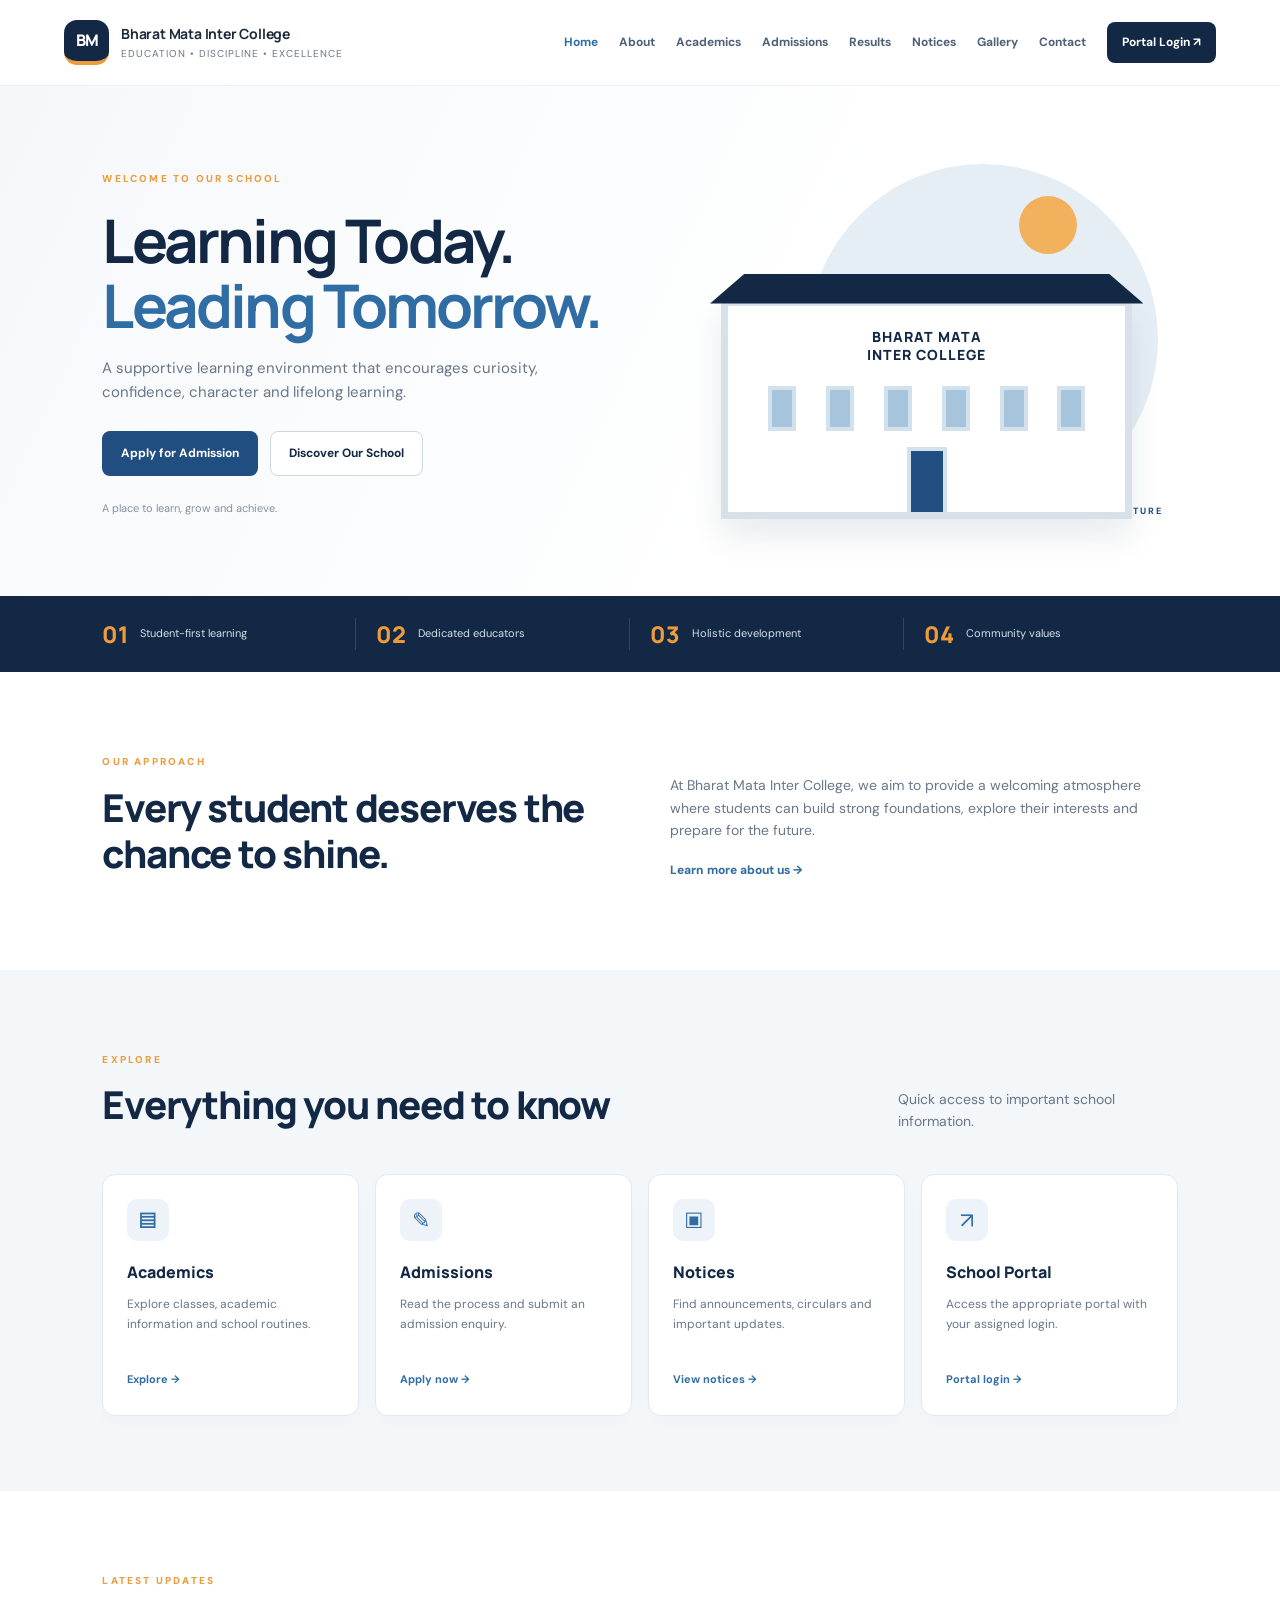
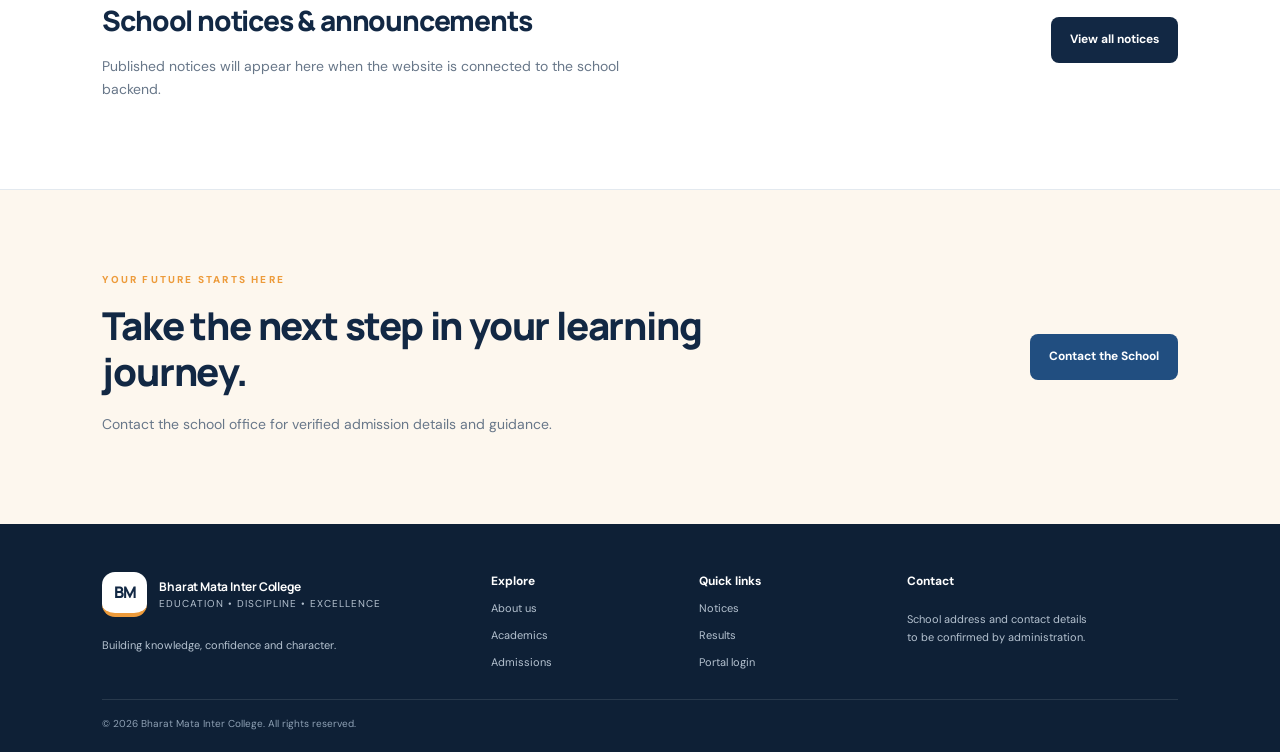
<file: index.html>
<!doctype html>
<html lang="hi">
<head>
  <meta charset="utf-8"><meta name="viewport" content="width=device-width,initial-scale=1">
  <title>Bharat Mata Inter College</title><link rel="stylesheet" href="assets/css/style.css">
</head>
<body>
<header class="site-header">
  <a class="brand" href="index.html"><span class="brand-mark">BM</span><span><b>Bharat Mata Inter College</b><small>Education • Discipline • Excellence</small></span></a>
  <button class="menu-toggle" aria-label="Open menu" onclick="document.querySelector('.nav').classList.toggle('open')">☰</button>
  <nav class="nav"><a class="active" href="index.html">Home</a><a href="about.html">About</a><a href="academics.html">Academics</a><a href="admission.html">Admissions</a><a href="results.html">Results</a><a href="notices.html">Notices</a><a href="gallery.html">Gallery</a><a href="contact.html">Contact</a><a class="nav-login" href="login.html">Portal Login ↗</a></nav>
</header>
<main>
<section class="hero">
  <div class="hero-content"><span class="eyebrow">WELCOME TO OUR SCHOOL</span><h1>Learning Today.<br><em>Leading Tomorrow.</em></h1><p>A supportive learning environment that encourages curiosity, confidence, character and lifelong learning.</p><div class="hero-actions"><a class="btn btn-primary" href="admission.html">Apply for Admission</a><a class="btn btn-outline" href="about.html">Discover Our School</a></div><div class="hero-note">A place to learn, grow and achieve.</div></div>
  <div class="hero-art"><div class="sun"></div><div class="school-building"><div class="roof"></div><div class="building-name">BHARAT MATA<br>INTER COLLEGE</div><div class="windows"><i></i><i></i><i></i><i></i><i></i><i></i></div><div class="door"></div></div><div class="art-caption">KNOWLEDGE • VALUES • FUTURE</div></div>
</section>
<section class="stats-strip"><div><strong>01</strong><span>Student-first learning</span></div><div><strong>02</strong><span>Dedicated educators</span></div><div><strong>03</strong><span>Holistic development</span></div><div><strong>04</strong><span>Community values</span></div></section>
<section class="section intro-grid"><div><span class="eyebrow">OUR APPROACH</span><h2>Every student deserves the chance to shine.</h2></div><div><p>At Bharat Mata Inter College, we aim to provide a welcoming atmosphere where students can build strong foundations, explore their interests and prepare for the future.</p><a class="text-link" href="about.html">Learn more about us →</a></div></section>
<section class="section soft"><div class="section-heading"><div><span class="eyebrow">EXPLORE</span><h2>Everything you need to know</h2></div><p>Quick access to important school information.</p></div><div class="card-grid">
<a class="info-card" href="academics.html"><span class="card-icon">▤</span><h3>Academics</h3><p>Explore classes, academic information and school routines.</p><b>Explore →</b></a>
<a class="info-card" href="admission.html"><span class="card-icon">✎</span><h3>Admissions</h3><p>Read the process and submit an admission enquiry.</p><b>Apply now →</b></a>
<a class="info-card" href="notices.html"><span class="card-icon">▣</span><h3>Notices</h3><p>Find announcements, circulars and important updates.</p><b>View notices →</b></a>
<a class="info-card" href="login.html"><span class="card-icon">↗</span><h3>School Portal</h3><p>Access the appropriate portal with your assigned login.</p><b>Portal login →</b></a>
</div></section>
<section class="section announcement"><div><span class="eyebrow">LATEST UPDATES</span><h2>School notices & announcements</h2><p>Published notices will appear here when the website is connected to the school backend.</p></div><a class="btn btn-dark" href="notices.html">View all notices</a></section>
<section class="section cta"><div><span class="eyebrow">YOUR FUTURE STARTS HERE</span><h2>Take the next step in your learning journey.</h2><p>Contact the school office for verified admission details and guidance.</p></div><a class="btn btn-primary" href="contact.html">Contact the School</a></section>
</main>
<footer class="footer"><div><a class="brand footer-brand" href="index.html"><span class="brand-mark">BM</span><span><b>Bharat Mata Inter College</b><small>Education • Discipline • Excellence</small></span></a><p>Building knowledge, confidence and character.</p></div><div><b>Explore</b><a href="about.html">About us</a><a href="academics.html">Academics</a><a href="admission.html">Admissions</a></div><div><b>Quick links</b><a href="notices.html">Notices</a><a href="results.html">Results</a><a href="login.html">Portal login</a></div><div><b>Contact</b><p>School address and contact details<br>to be confirmed by administration.</p></div><div class="copyright">© <span id="year"></span> Bharat Mata Inter College. All rights reserved.</div></footer>
<script src="assets/js/config.js"></script><script src="assets/js/app.js"></script>
</body></html>
</file>
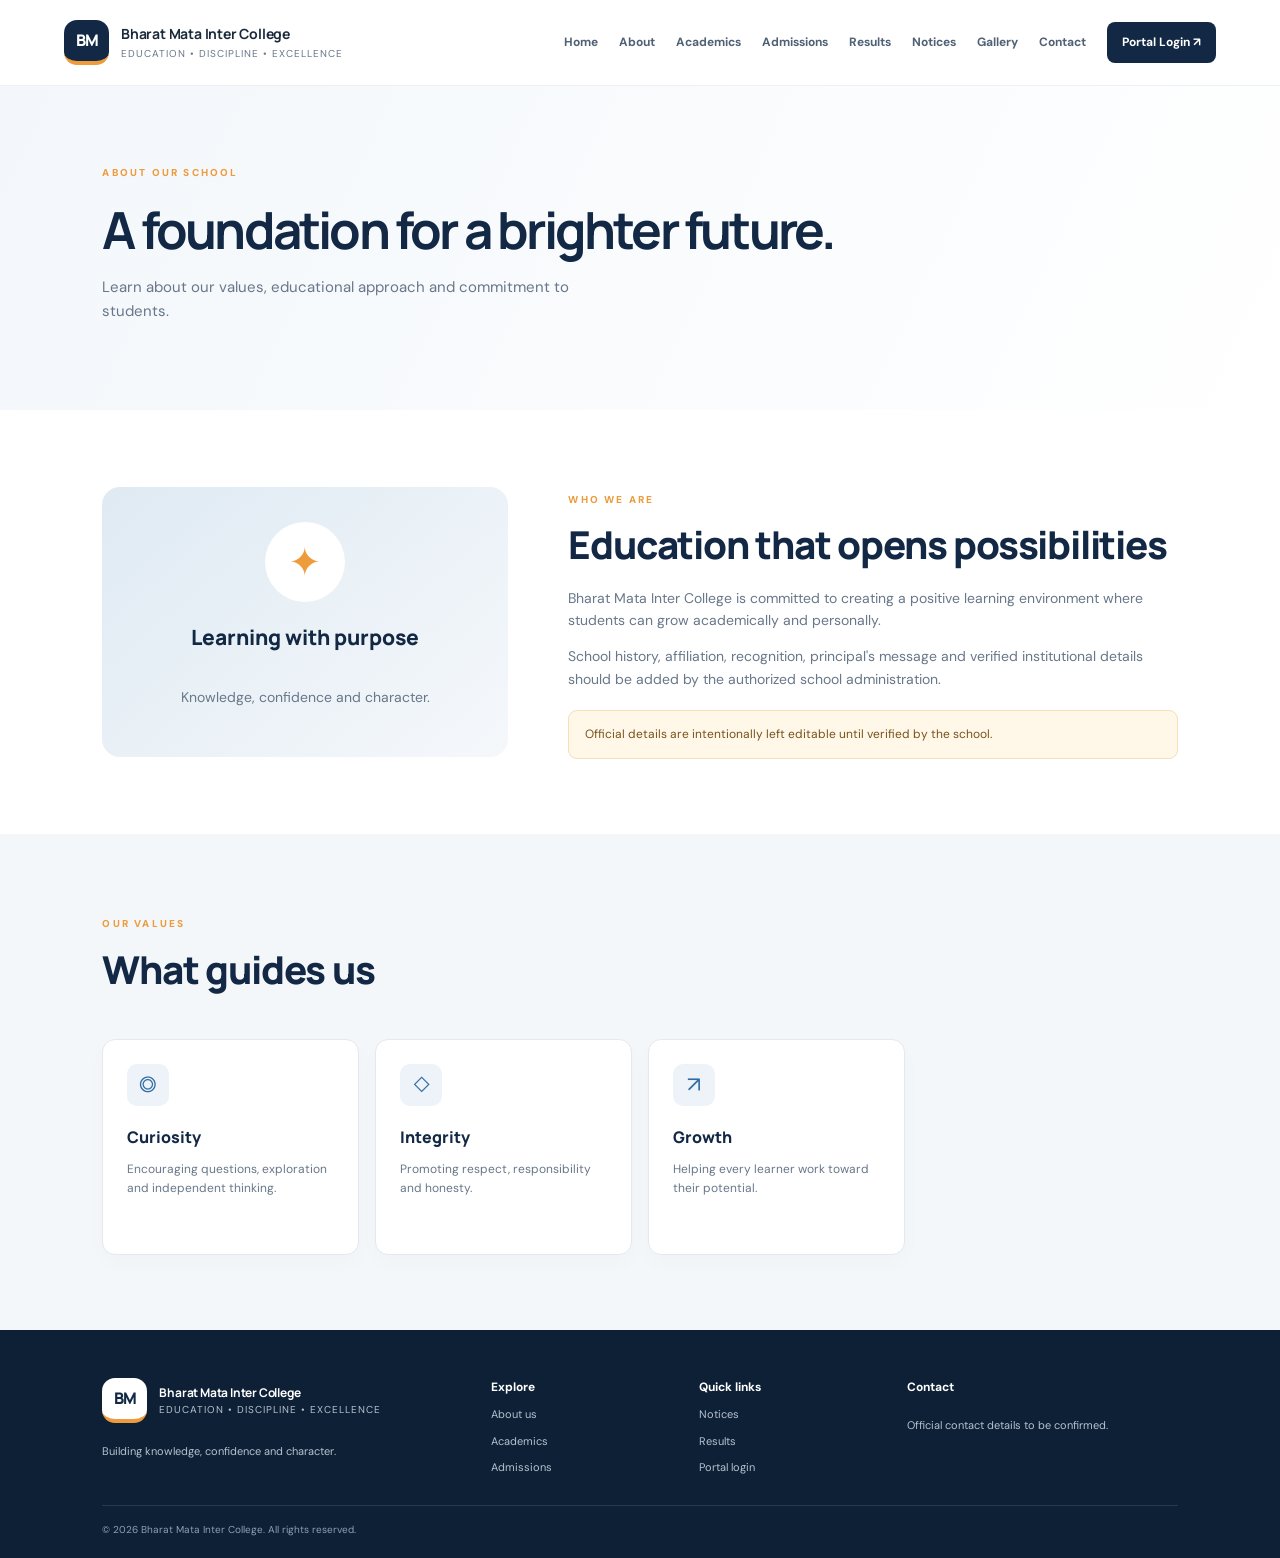
<file: about.html>
<!doctype html><html lang="hi"><head><meta charset="utf-8"><meta name="viewport" content="width=device-width,initial-scale=1"><title>About Us | Bharat Mata Inter College</title><link rel="stylesheet" href="assets/css/style.css"></head><body>
<div id="siteHeader"></div><main><section class="page-hero"><span class="eyebrow">ABOUT OUR SCHOOL</span><h1>A foundation for a brighter future.</h1><p>Learn about our values, educational approach and commitment to students.</p></section>
<section class="section two-col"><div class="illustration-card"><div class="illustration-symbol">✦</div><h3>Learning with purpose</h3><p>Knowledge, confidence and character.</p></div><div><span class="eyebrow">WHO WE ARE</span><h2>Education that opens possibilities</h2><p>Bharat Mata Inter College is committed to creating a positive learning environment where students can grow academically and personally.</p><p>School history, affiliation, recognition, principal's message and verified institutional details should be added by the authorized school administration.</p><div class="notice-box">Official details are intentionally left editable until verified by the school.</div></div></section>
<section class="section soft"><div class="section-heading"><div><span class="eyebrow">OUR VALUES</span><h2>What guides us</h2></div></div><div class="card-grid"><article class="info-card"><span class="card-icon">◎</span><h3>Curiosity</h3><p>Encouraging questions, exploration and independent thinking.</p></article><article class="info-card"><span class="card-icon">◇</span><h3>Integrity</h3><p>Promoting respect, responsibility and honesty.</p></article><article class="info-card"><span class="card-icon">↗</span><h3>Growth</h3><p>Helping every learner work toward their potential.</p></article></div></section></main><div id="siteFooter"></div><script src="assets/js/config.js"></script><script src="assets/js/app.js"></script></body></html>
</file>
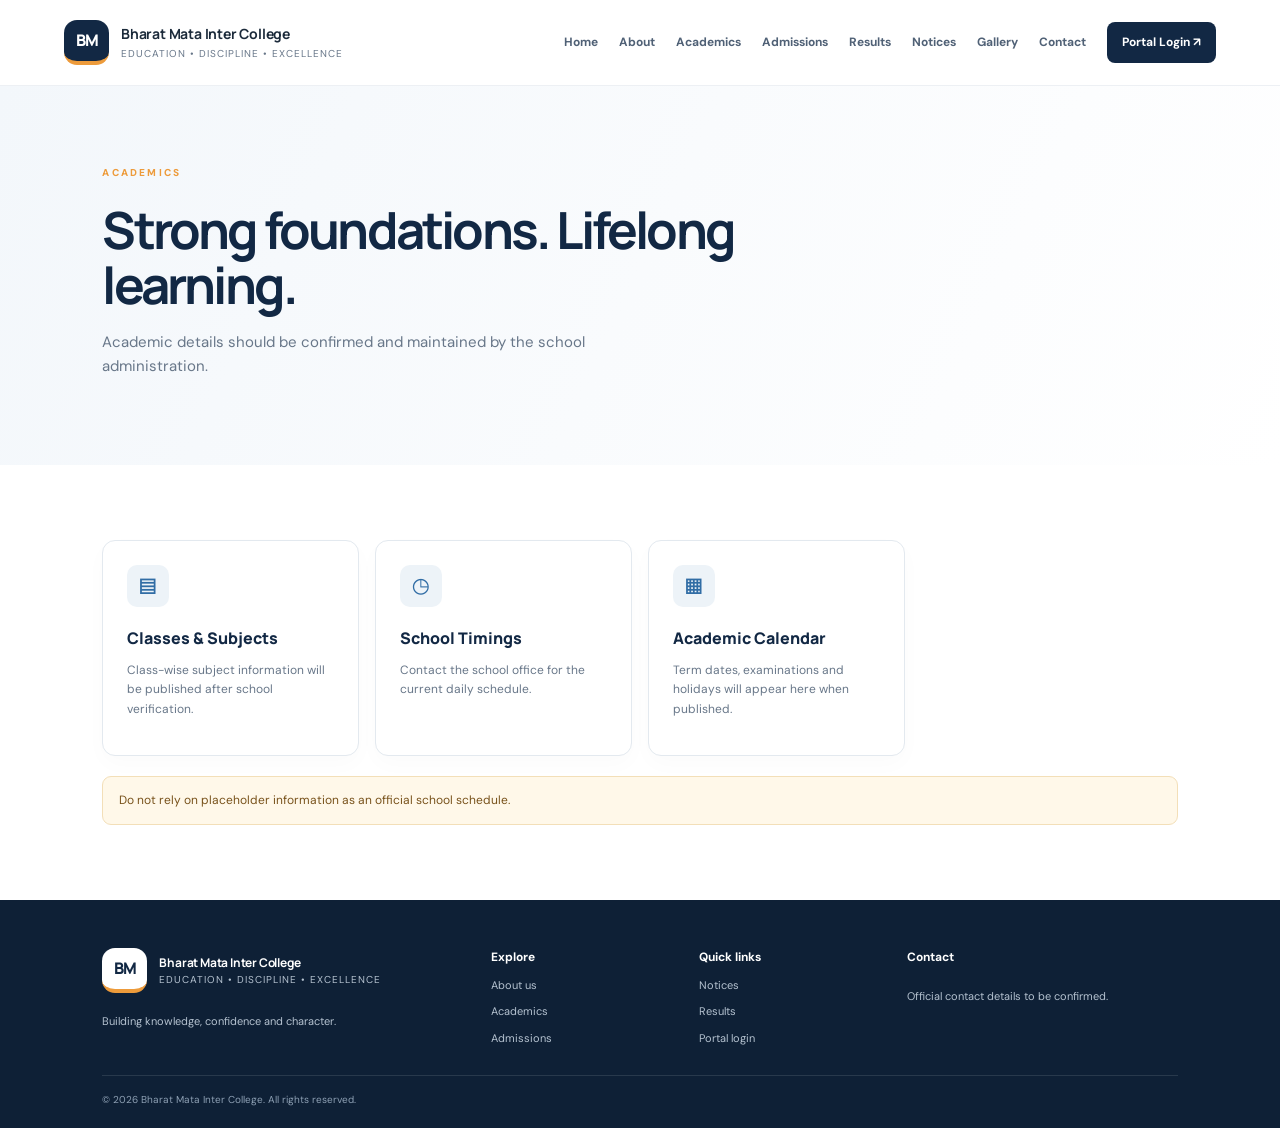
<file: academics.html>
<!doctype html><html lang="hi"><head><meta charset="utf-8"><meta name="viewport" content="width=device-width,initial-scale=1"><title>Academics | Bharat Mata Inter College</title><link rel="stylesheet" href="assets/css/style.css"></head><body><div id="siteHeader"></div><main><section class="page-hero"><span class="eyebrow">ACADEMICS</span><h1>Strong foundations. Lifelong learning.</h1><p>Academic details should be confirmed and maintained by the school administration.</p></section><section class="section"><div class="card-grid"><article class="info-card"><span class="card-icon">▤</span><h3>Classes & Subjects</h3><p>Class-wise subject information will be published after school verification.</p></article><article class="info-card"><span class="card-icon">◷</span><h3>School Timings</h3><p>Contact the school office for the current daily schedule.</p></article><article class="info-card"><span class="card-icon">▦</span><h3>Academic Calendar</h3><p>Term dates, examinations and holidays will appear here when published.</p></article></div><div class="notice-box">Do not rely on placeholder information as an official school schedule.</div></section></main><div id="siteFooter"></div><script src="assets/js/config.js"></script><script src="assets/js/app.js"></script></body></html>
</file>
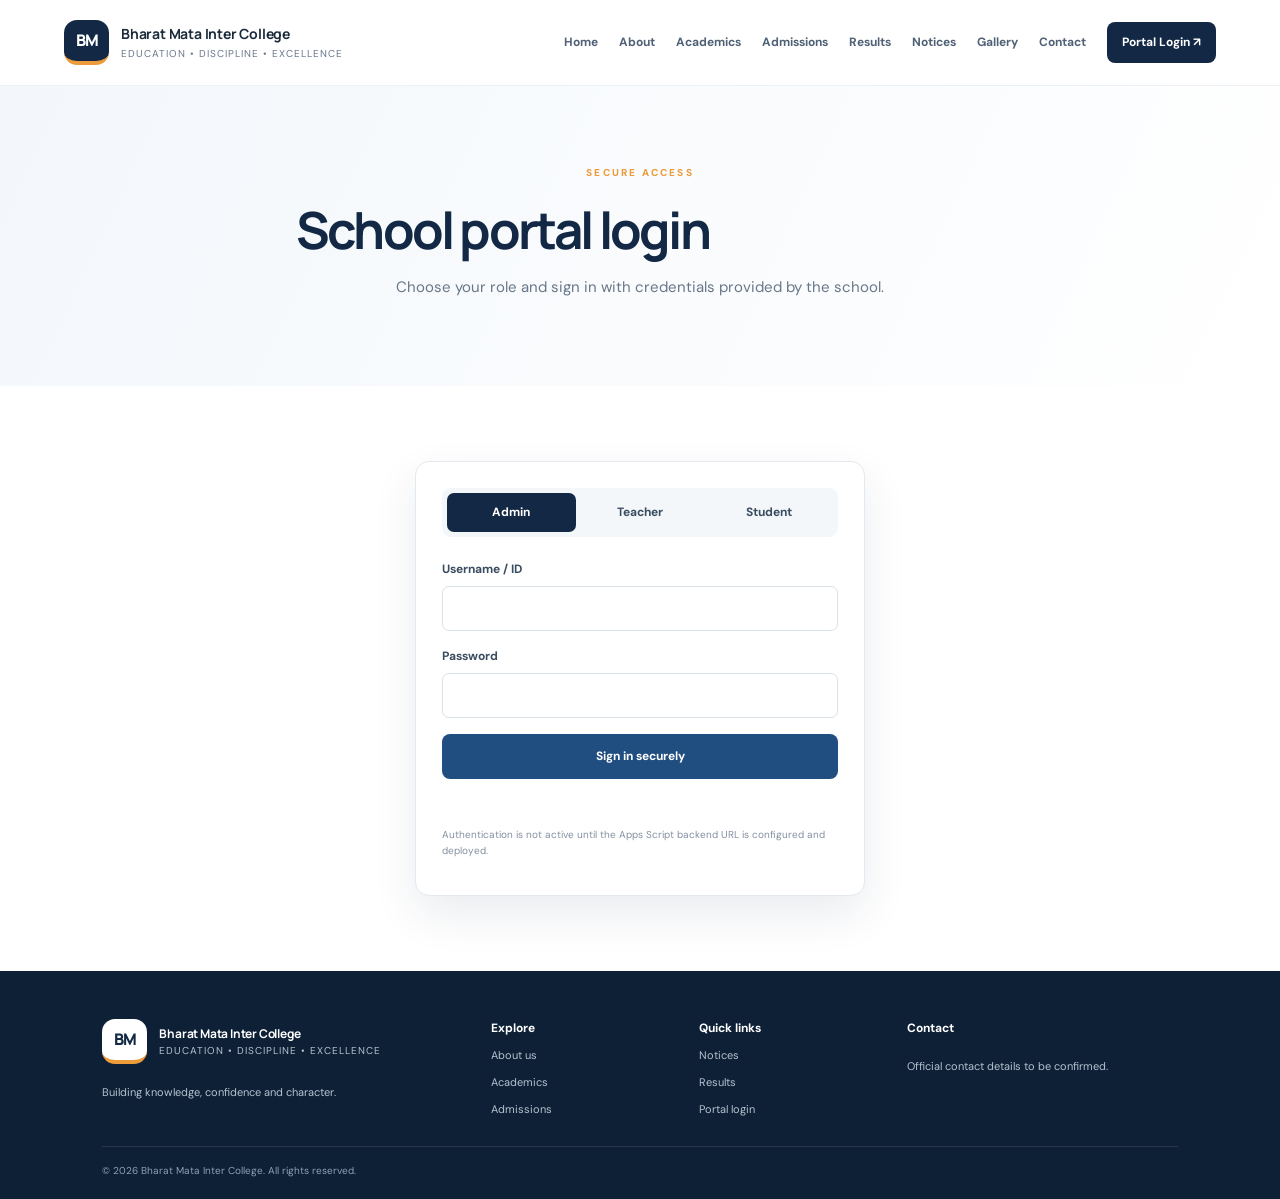
<file: admin.html>
<!doctype html><html lang="hi"><head><meta charset="utf-8"><meta name="viewport" content="width=device-width,initial-scale=1"><title>Admin Dashboard | Bharat Mata Inter College</title><link rel="stylesheet" href="assets/css/style.css"></head><body class="dashboard-page"><div id="portalHeader"></div><main class="dashboard-shell"><aside class="sidebar"><div class="sidebar-label">MAIN MENU</div><a class="selected" href="admin.html">▦ Dashboard</a><a href="#students">♙ Students</a><a href="#teachers">♧ Teachers</a><a href="#admissions">✎ Admissions</a><a href="#fees">₹ Fee management</a><a href="#attendance">◷ Attendance</a><a href="#exams">▤ Examinations</a><a href="#notices">▣ Notices</a><a href="#settings">⚙ Settings</a><button id="logoutButton" class="sidebar-logout">↪ Log out</button></aside><section class="dashboard-main"><div class="dash-title"><div><span class="eyebrow">ADMINISTRATION</span><h1>School overview</h1><p>Manage the school from one authorized dashboard.</p></div><span class="status-pill">Admin portal</span></div><div class="stats-grid"><article><span>Total students</span><strong id="studentCount">—</strong><small>From connected records</small></article><article><span>Total teachers</span><strong id="teacherCount">—</strong><small>From connected records</small></article><article><span>Admission enquiries</span><strong id="admissionCount">—</strong><small>Pending review</small></article><article><span>Published notices</span><strong id="noticeCount">—</strong><small>Current notices</small></article></div><div class="panel" id="admissions"><div class="panel-head"><div><h2>Recent admission enquiries</h2><p>Review applications before admission approval.</p></div><button class="btn btn-outline btn-small" id="refreshAdmin">Refresh</button></div><div id="adminDataMessage" class="notice-box">Sign in through the connected backend to load protected records. This page is not a substitute for server-side authorization.</div><div class="table-wrap"><table><thead><tr><th>Application</th><th>Student</th><th>Class</th><th>Status</th></tr></thead><tbody id="admissionRows"><tr><td colspan="4">No records loaded.</td></tr></tbody></table></div></div><div class="module-grid"><a class="module-tile" href="teacher.html"><span>♧</span><b>Teacher portal</b><small>Separate role access</small></a><a class="module-tile" href="student.html"><span>♙</span><b>Student portal</b><small>Separate role access</small></a><a class="module-tile" href="admission.html"><span>✎</span><b>Public admission</b><small>Application form</small></a></div></section></main><script src="assets/js/config.js"></script><script src="assets/js/app.js"></script></body></html>
</file>
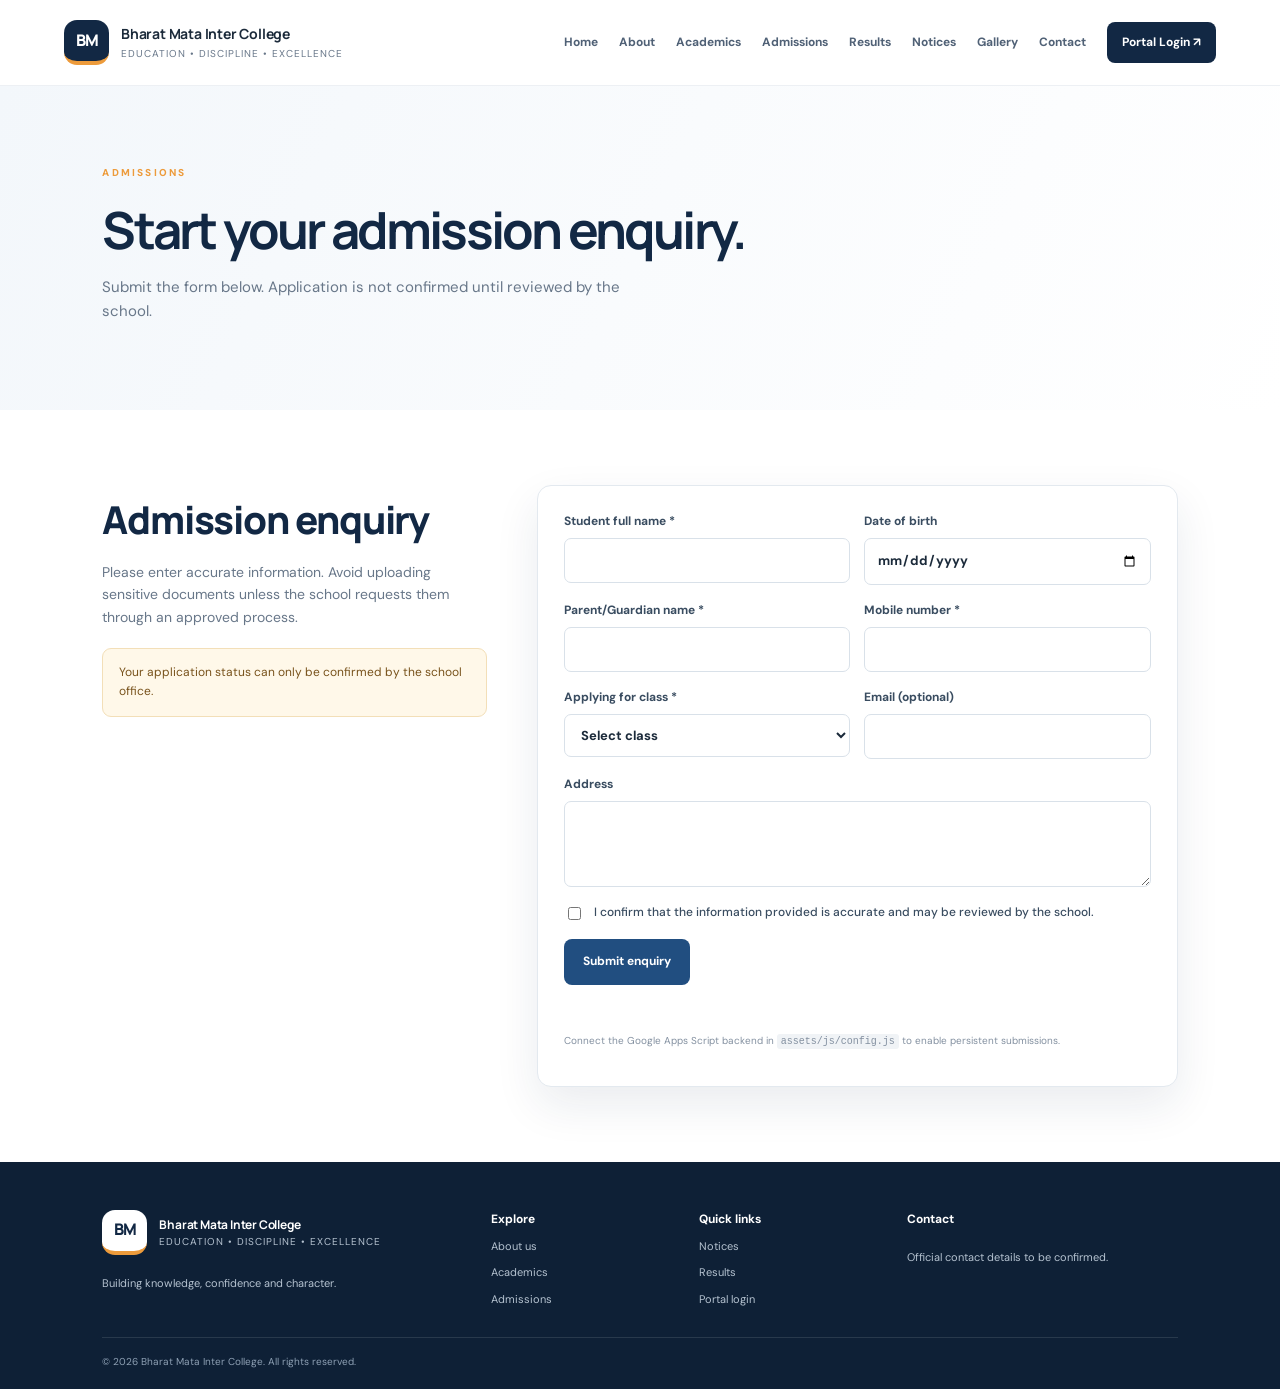
<file: admission.html>
<!doctype html><html lang="hi"><head><meta charset="utf-8"><meta name="viewport" content="width=device-width,initial-scale=1"><title>Admissions | Bharat Mata Inter College</title><link rel="stylesheet" href="assets/css/style.css"></head><body><div id="siteHeader"></div><main><section class="page-hero"><span class="eyebrow">ADMISSIONS</span><h1>Start your admission enquiry.</h1><p>Submit the form below. Application is not confirmed until reviewed by the school.</p></section><section class="section form-layout"><div><h2>Admission enquiry</h2><p>Please enter accurate information. Avoid uploading sensitive documents unless the school requests them through an approved process.</p><div class="notice-box">Your application status can only be confirmed by the school office.</div></div><form id="admissionForm" class="form-card"><div class="form-row"><label>Student full name *<input name="studentName" required maxlength="100"></label><label>Date of birth<input type="date" name="dob"></label></div><div class="form-row"><label>Parent/Guardian name *<input name="guardianName" required maxlength="100"></label><label>Mobile number *<input name="mobile" required inputmode="numeric" pattern="[0-9]{10}" maxlength="10"></label></div><div class="form-row"><label>Applying for class *<select name="applyingClass" required><option value="">Select class</option><option>Nursery</option><option>LKG</option><option>UKG</option><option>Class 1</option><option>Class 2</option><option>Class 3</option><option>Class 4</option><option>Class 5</option><option>Class 6</option><option>Class 7</option><option>Class 8</option><option>Class 9</option><option>Class 10</option><option>Class 11</option><option>Class 12</option></select></label><label>Email (optional)<input type="email" name="email"></label></div><label>Address<textarea name="address" rows="3" maxlength="500"></textarea></label><label class="check-label"><input type="checkbox" required> I confirm that the information provided is accurate and may be reviewed by the school.</label><button class="btn btn-primary" type="submit">Submit enquiry</button><p id="admissionMessage" class="form-message" role="status"></p><p class="small-muted">Connect the Google Apps Script backend in <code>assets/js/config.js</code> to enable persistent submissions.</p></form></section></main><div id="siteFooter"></div><script src="assets/js/config.js"></script><script src="assets/js/app.js"></script></body></html>
</file>
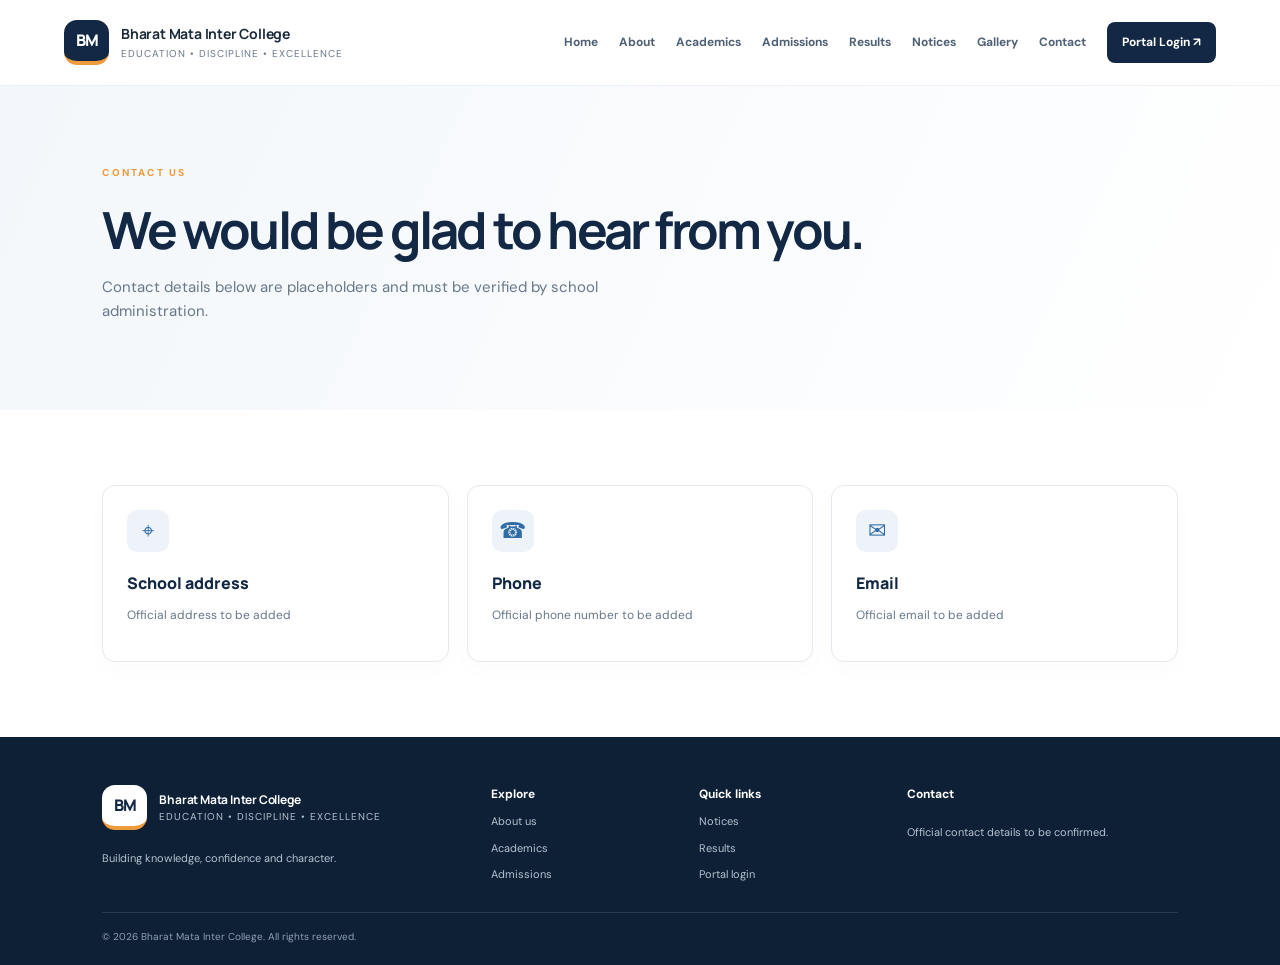
<file: contact.html>
<!doctype html><html lang="hi"><head><meta charset="utf-8"><meta name="viewport" content="width=device-width,initial-scale=1"><title>Contact | Bharat Mata Inter College</title><link rel="stylesheet" href="assets/css/style.css"></head><body><div id="siteHeader"></div><main><section class="page-hero"><span class="eyebrow">CONTACT US</span><h1>We would be glad to hear from you.</h1><p>Contact details below are placeholders and must be verified by school administration.</p></section><section class="section contact-grid"><div class="contact-card"><span class="card-icon">⌖</span><h3>School address</h3><p>Official address to be added</p></div><div class="contact-card"><span class="card-icon">☎</span><h3>Phone</h3><p>Official phone number to be added</p></div><div class="contact-card"><span class="card-icon">✉</span><h3>Email</h3><p>Official email to be added</p></div></section></main><div id="siteFooter"></div><script src="assets/js/config.js"></script><script src="assets/js/app.js"></script></body></html>
</file>
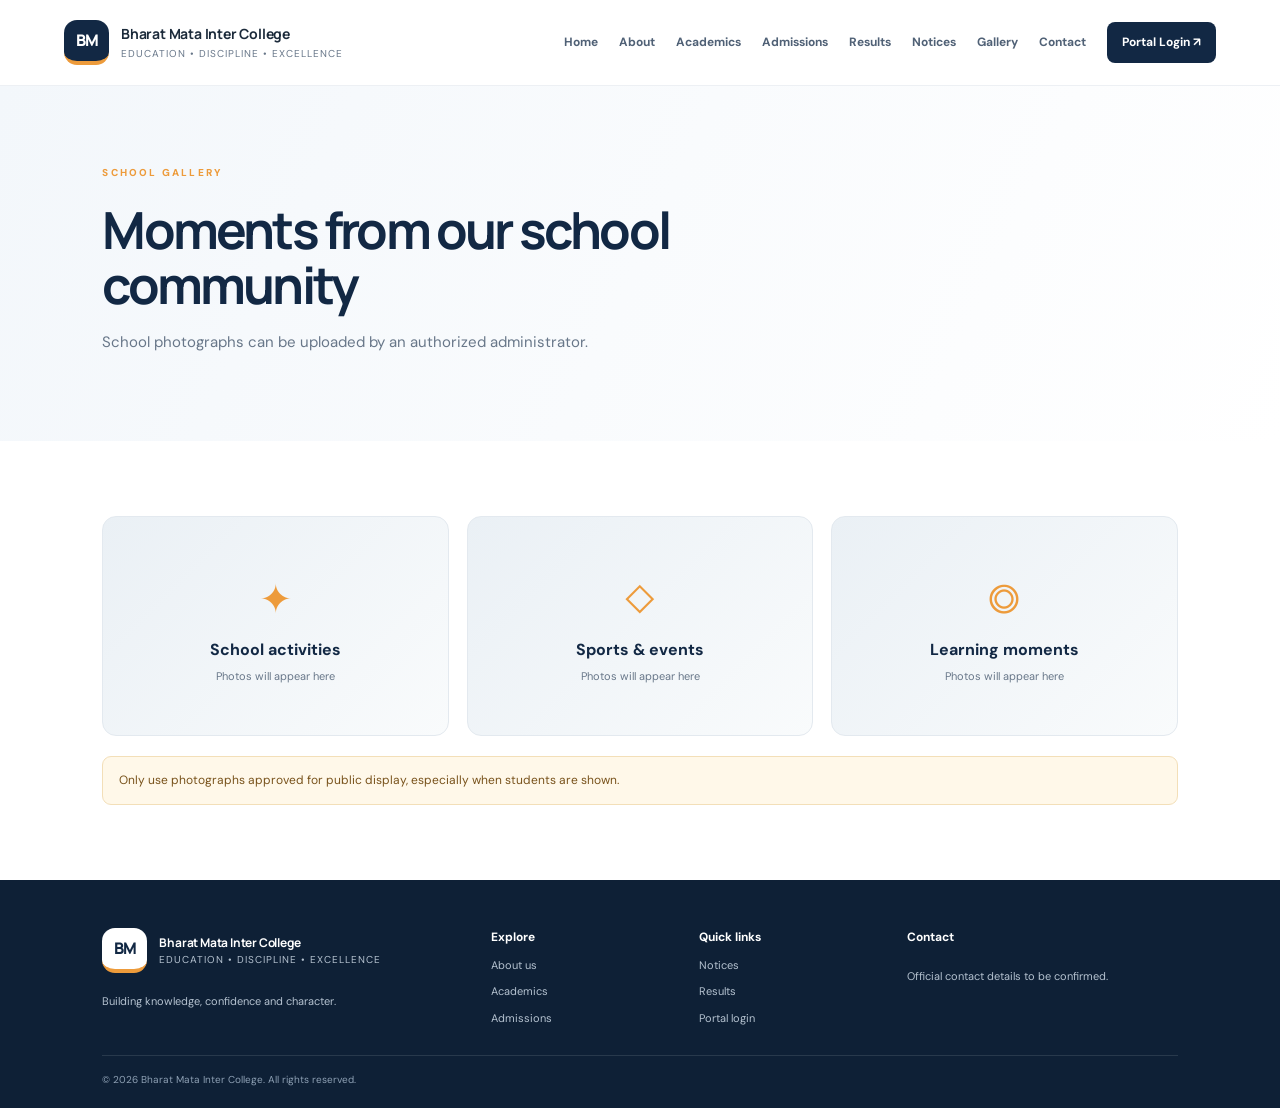
<file: gallery.html>
<!doctype html><html lang="hi"><head><meta charset="utf-8"><meta name="viewport" content="width=device-width,initial-scale=1"><title>Gallery | Bharat Mata Inter College</title><link rel="stylesheet" href="assets/css/style.css"></head><body><div id="siteHeader"></div><main><section class="page-hero"><span class="eyebrow">SCHOOL GALLERY</span><h1>Moments from our school community</h1><p>School photographs can be uploaded by an authorized administrator.</p></section><section class="section"><div class="gallery-grid"><div class="gallery-placeholder"><span>✦</span><b>School activities</b><small>Photos will appear here</small></div><div class="gallery-placeholder"><span>◇</span><b>Sports & events</b><small>Photos will appear here</small></div><div class="gallery-placeholder"><span>◎</span><b>Learning moments</b><small>Photos will appear here</small></div></div><div class="notice-box">Only use photographs approved for public display, especially when students are shown.</div></section></main><div id="siteFooter"></div><script src="assets/js/config.js"></script><script src="assets/js/app.js"></script></body></html>
</file>
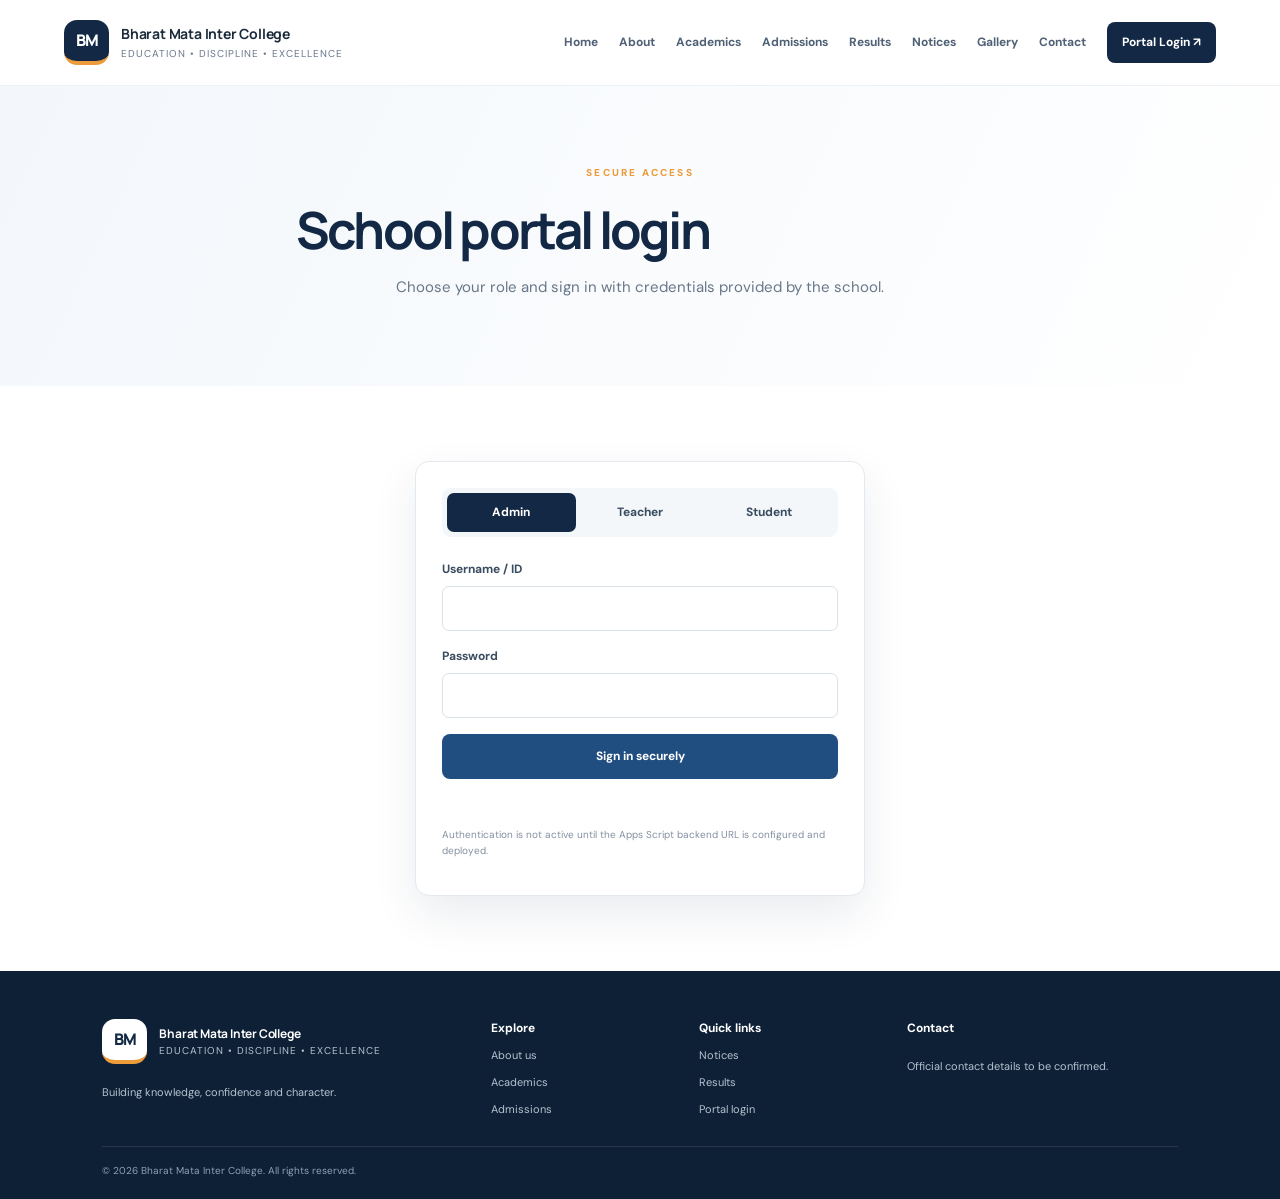
<file: login.html>
<!doctype html><html lang="hi"><head><meta charset="utf-8"><meta name="viewport" content="width=device-width,initial-scale=1"><title>Portal Login | Bharat Mata Inter College</title><link rel="stylesheet" href="assets/css/style.css"></head><body><div id="siteHeader"></div><main><section class="page-hero compact"><span class="eyebrow">SECURE ACCESS</span><h1>School portal login</h1><p>Choose your role and sign in with credentials provided by the school.</p></section><section class="section login-wrap"><form id="loginForm" class="form-card login-card"><div class="role-tabs"><label><input type="radio" name="role" value="admin" checked><span>Admin</span></label><label><input type="radio" name="role" value="teacher"><span>Teacher</span></label><label><input type="radio" name="role" value="student"><span>Student</span></label></div><label>Username / ID<input name="username" required autocomplete="username"></label><label>Password<input type="password" name="password" required autocomplete="current-password"></label><button class="btn btn-primary full-width">Sign in securely</button><p id="loginMessage" class="form-message" role="status"></p><p class="small-muted">Authentication is not active until the Apps Script backend URL is configured and deployed.</p></form></section></main><div id="siteFooter"></div><script src="assets/js/config.js"></script><script src="assets/js/app.js"></script></body></html>
</file>
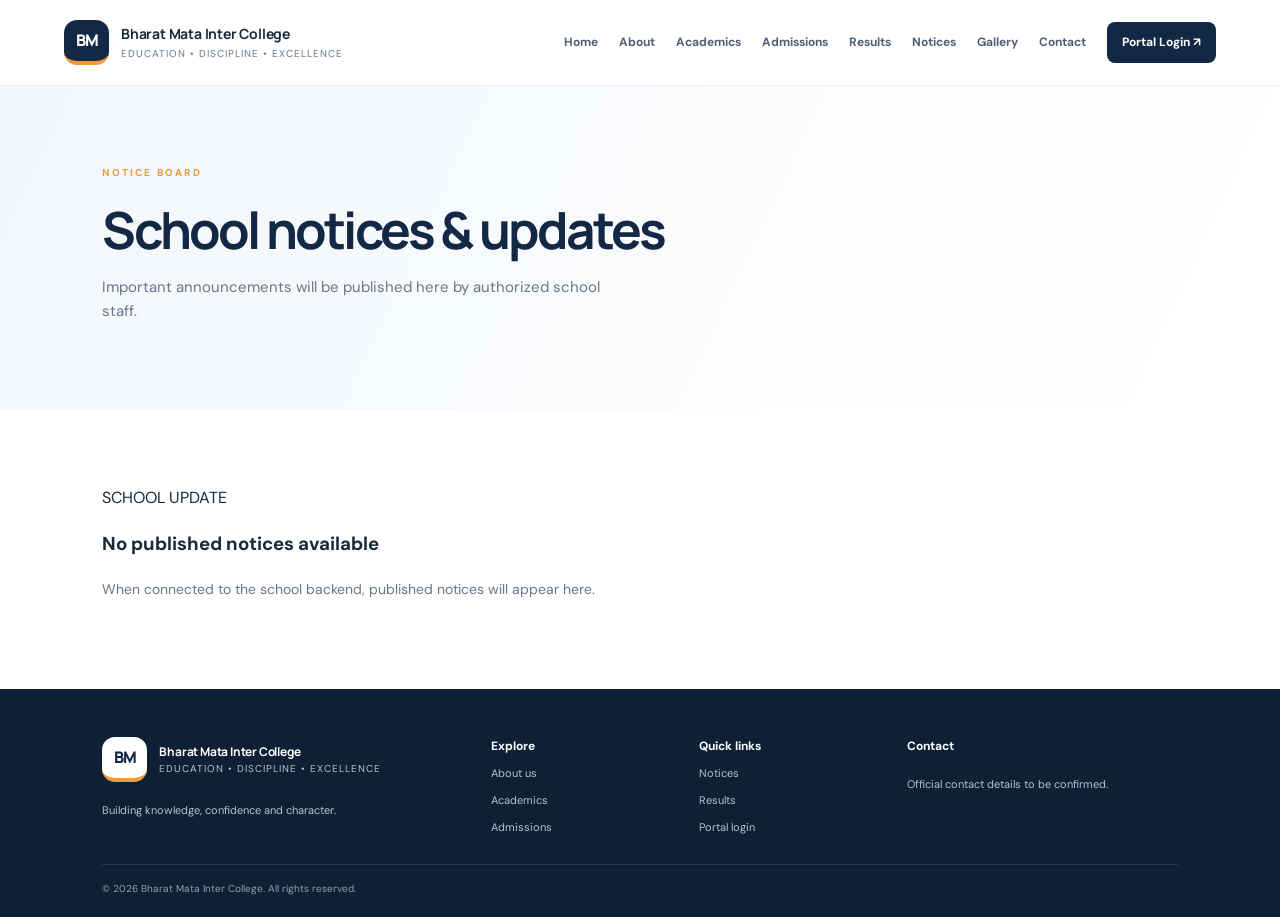
<file: notices.html>
<!doctype html><html lang="hi"><head><meta charset="utf-8"><meta name="viewport" content="width=device-width,initial-scale=1"><title>Notices | Bharat Mata Inter College</title><link rel="stylesheet" href="assets/css/style.css"></head><body><div id="siteHeader"></div><main><section class="page-hero"><span class="eyebrow">NOTICE BOARD</span><h1>School notices & updates</h1><p>Important announcements will be published here by authorized school staff.</p></section><section class="section"><div id="noticeList" class="notice-list"><article class="notice-item"><span class="notice-date">SCHOOL UPDATE</span><h3>No published notices available</h3><p>When connected to the school backend, published notices will appear here.</p></article></div></section></main><div id="siteFooter"></div><script src="assets/js/config.js"></script><script src="assets/js/app.js"></script></body></html>
</file>
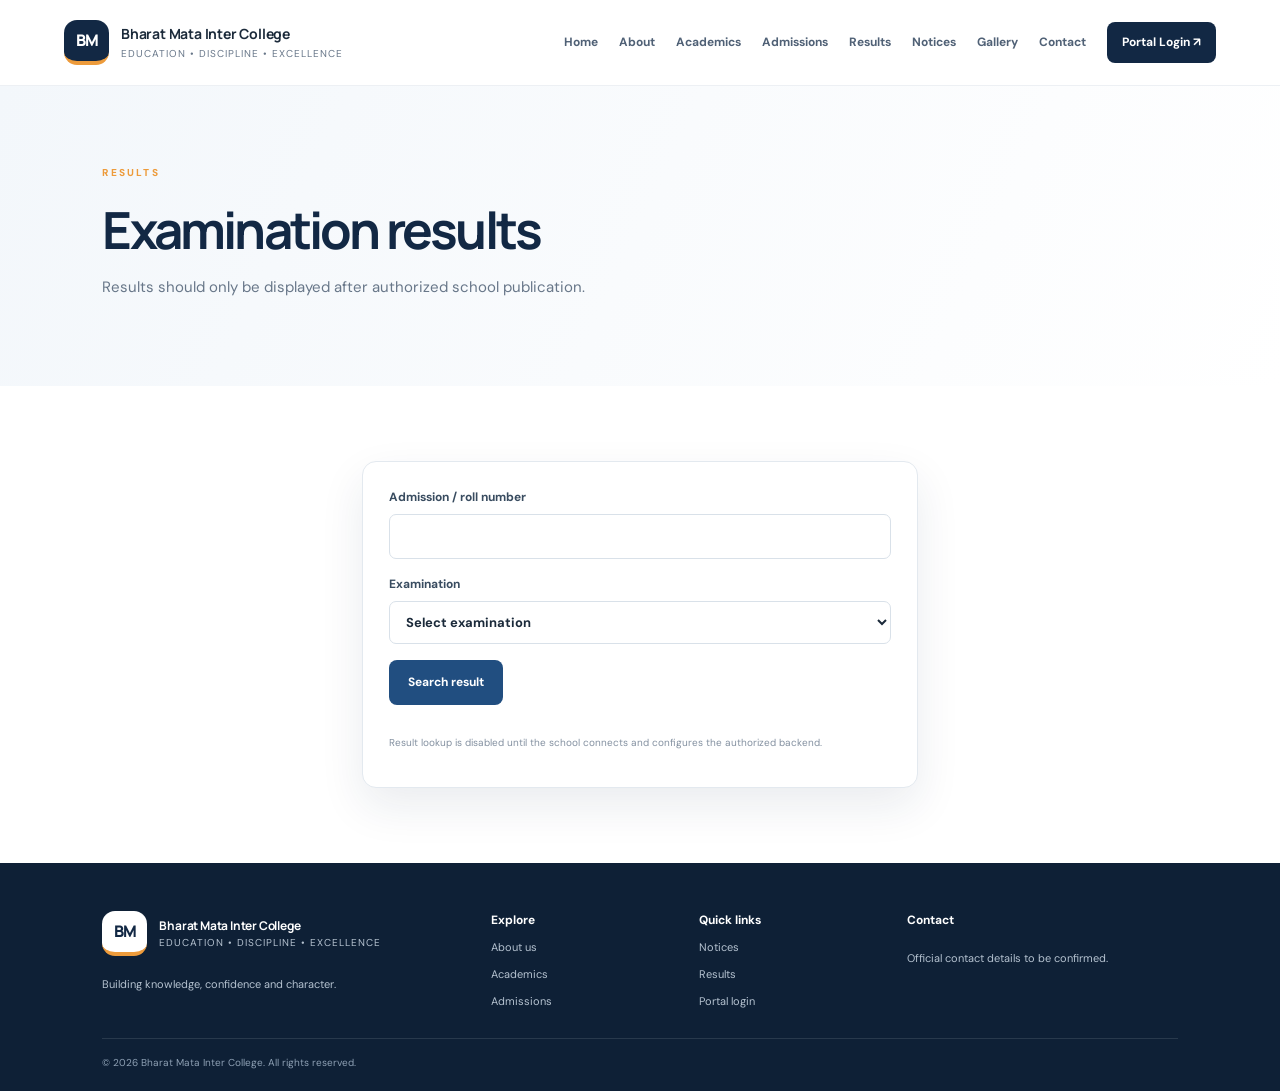
<file: results.html>
<!doctype html><html lang="hi"><head><meta charset="utf-8"><meta name="viewport" content="width=device-width,initial-scale=1"><title>Results | Bharat Mata Inter College</title><link rel="stylesheet" href="assets/css/style.css"></head><body><div id="siteHeader"></div><main><section class="page-hero"><span class="eyebrow">RESULTS</span><h1>Examination results</h1><p>Results should only be displayed after authorized school publication.</p></section><section class="section narrow"><form id="resultForm" class="form-card"><label>Admission / roll number<input name="rollNumber" required maxlength="50"></label><label>Examination<select name="exam" required><option value="">Select examination</option><option>Annual Examination</option><option>Half-Yearly Examination</option><option>Unit Test</option></select></label><button class="btn btn-primary">Search result</button><div id="resultMessage" class="form-message" role="status"></div><p class="small-muted">Result lookup is disabled until the school connects and configures the authorized backend.</p></form></section></main><div id="siteFooter"></div><script src="assets/js/config.js"></script><script src="assets/js/app.js"></script></body></html>
</file>
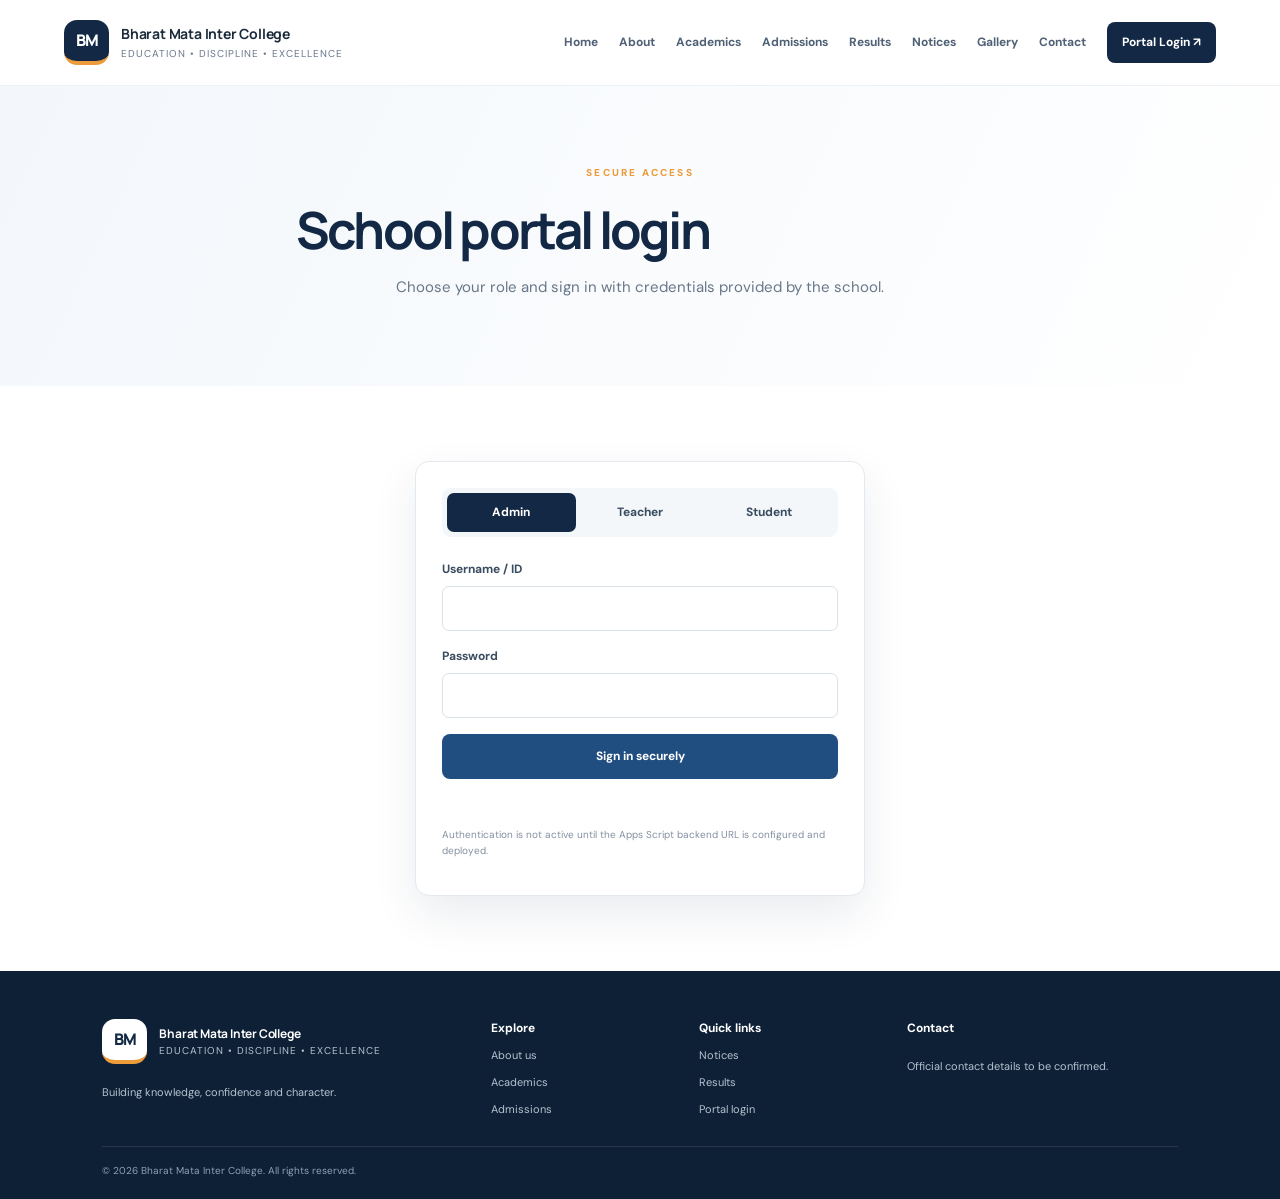
<file: student.html>
<!doctype html><html lang="hi"><head><meta charset="utf-8"><meta name="viewport" content="width=device-width,initial-scale=1"><title>Student Portal | Bharat Mata Inter College</title><link rel="stylesheet" href="assets/css/style.css"></head><body class="dashboard-page"><div id="portalHeader"></div><main class="dashboard-shell"><aside class="sidebar"><div class="sidebar-label">STUDENT MENU</div><a class="selected" href="student.html">▦ Dashboard</a><a href="#profile">My profile</a><a href="#attendance">Attendance</a><a href="#fees">Fee details</a><a href="#results">Results</a><a href="#homework">Homework</a><a href="#materials">Study materials</a><button id="logoutButton" class="sidebar-logout">↪ Log out</button></aside><section class="dashboard-main"><div class="dash-title"><div><span class="eyebrow">STUDENT PORTAL</span><h1>My learning space</h1><p>Your own academic information, in one place.</p></div><span class="status-pill">Student</span></div><div class="notice-box">Student sign-in and private records are disabled until the backend is configured. Once enabled, the backend must return only the authenticated student's own data.</div><div class="module-grid"><a class="module-tile" href="#attendance"><span>◷</span><b>My attendance</b><small>View attendance summary</small></a><a class="module-tile" href="#fees"><span>₹</span><b>Fee details</b><small>View fee balance and receipts</small></a><a class="module-tile" href="#results"><span>▤</span><b>My results</b><small>View published results</small></a><a class="module-tile" href="#materials"><span>⇩</span><b>Study materials</b><small>Access shared resources</small></a></div></section></main><script src="assets/js/config.js"></script><script src="assets/js/app.js"></script></body></html>
</file>
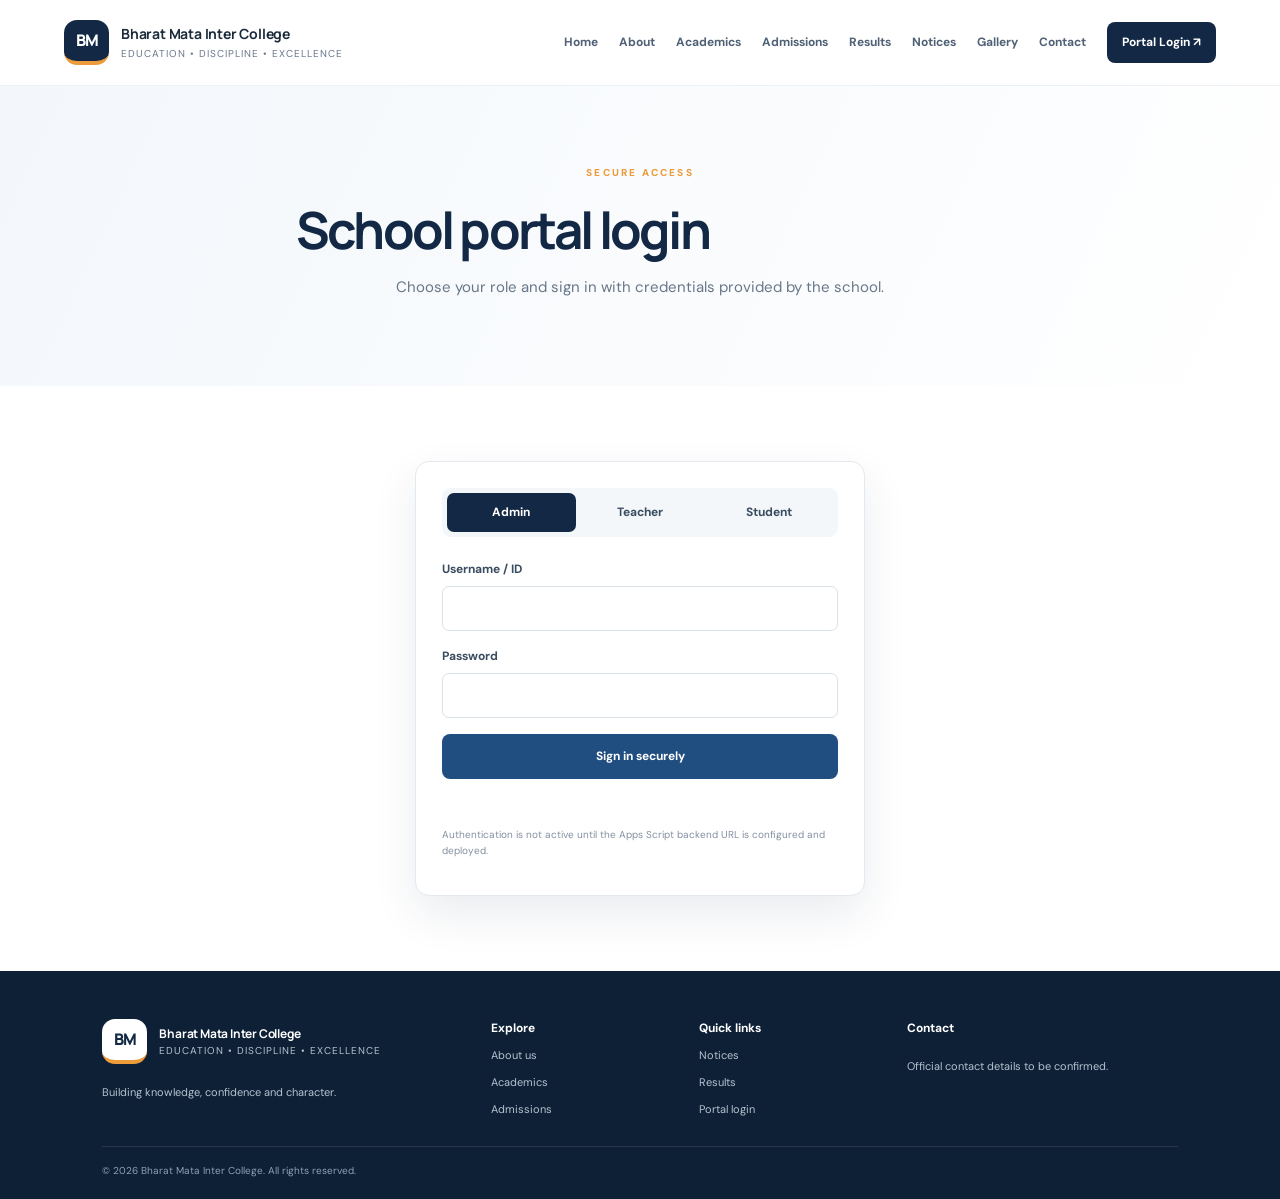
<file: teacher.html>
<!doctype html><html lang="hi"><head><meta charset="utf-8"><meta name="viewport" content="width=device-width,initial-scale=1"><title>Teacher Portal | Bharat Mata Inter College</title><link rel="stylesheet" href="assets/css/style.css"></head><body class="dashboard-page"><div id="portalHeader"></div><main class="dashboard-shell"><aside class="sidebar"><div class="sidebar-label">TEACHER MENU</div><a class="selected" href="teacher.html">▦ Dashboard</a><a href="#classes">My classes</a><a href="#attendance">Attendance</a><a href="#homework">Homework</a><a href="#materials">Study materials</a><a href="#marks">Marks entry</a><button id="logoutButton" class="sidebar-logout">↪ Log out</button></aside><section class="dashboard-main"><div class="dash-title"><div><span class="eyebrow">TEACHER PORTAL</span><h1>Welcome, Teacher</h1><p>Access only classes and modules assigned to your account.</p></div><span class="status-pill">Teacher</span></div><div class="notice-box">Teacher authentication and assigned-class data become available after backend configuration. Permissions must be enforced by the backend, not only by this page.</div><div class="module-grid"><a class="module-tile" href="#attendance"><span>◷</span><b>Attendance</b><small>Mark assigned class attendance</small></a><a class="module-tile" href="#homework"><span>✎</span><b>Homework</b><small>Create and manage tasks</small></a><a class="module-tile" href="#materials"><span>▤</span><b>Study materials</b><small>Share learning resources</small></a><a class="module-tile" href="#marks"><span>✓</span><b>Marks entry</b><small>Submit marks for approval</small></a></div></section></main><script src="assets/js/config.js"></script><script src="assets/js/app.js"></script></body></html>
</file>
<file: assets/css/style.css>
@import url('https://fonts.googleapis.com/css2?family=DM+Sans:wght@400;500;600;700&family=Manrope:wght@400;500;600;700;800&display=swap');
:root{--navy:#122844;--blue:#214e80;--blue2:#316da5;--saffron:#ed9b3b;--ink:#1b2a3a;--muted:#687789;--line:#e3e9ef;--soft:#f4f7fa;--white:#fff;--green:#26785a;--shadow:0 18px 45px rgba(24,49,77,.09)}
*{box-sizing:border-box}html{scroll-behavior:smooth}body{margin:0;font-family:'DM Sans',Arial,sans-serif;color:var(--ink);background:#fff;line-height:1.6}a{color:inherit;text-decoration:none}button,input,select,textarea{font:inherit}.site-header{height:auto;min-height:86px;padding:16px clamp(18px,5vw,76px);display:flex;align-items:center;justify-content:space-between;gap:24px;border-bottom:1px solid #edf0f4;background:#fff;position:relative;z-index:3}.brand{display:flex;align-items:center;gap:12px;min-width:max-content}.brand-mark{width:45px;height:45px;border-radius:13px;background:var(--navy);color:#fff;display:grid;place-items:center;font-weight:800;font-family:Manrope,sans-serif;letter-spacing:-1px;border-bottom:4px solid var(--saffron)}.brand b{display:block;font-family:Manrope,sans-serif;font-size:14px;letter-spacing:-.2px}.brand small{display:block;color:var(--muted);font-size:10px;letter-spacing:1px;text-transform:uppercase}.nav{display:flex;align-items:center;gap:21px;font-size:12px;font-weight:700;color:#506176}.nav a:hover,.nav a.active{color:var(--blue2)}.nav .nav-login{background:var(--navy);color:#fff;padding:11px 15px;border-radius:8px}.menu-toggle{display:none;border:0;background:var(--soft);padding:9px 12px;border-radius:8px}.hero{display:grid;grid-template-columns:1.04fr .96fr;min-height:510px;padding:60px clamp(24px,8vw,120px);background:linear-gradient(115deg,#f5f8fb 0%,#fff 63%);overflow:hidden;gap:30px;align-items:center}.hero-content{max-width:590px}.eyebrow{font-size:10px;font-weight:800;letter-spacing:2.2px;color:var(--saffron);text-transform:uppercase}.hero h1,.page-hero h1{font-family:Manrope,sans-serif;font-size:clamp(36px,4.7vw,64px);line-height:1.08;letter-spacing:-2.8px;margin:18px 0;color:var(--navy)}.hero h1 em{font-style:normal;color:var(--blue2)}.hero p,.page-hero p{color:var(--muted);font-size:15px;max-width:520px}.hero-actions{display:flex;gap:12px;flex-wrap:wrap;margin-top:27px}.btn{border:1px solid transparent;border-radius:8px;display:inline-flex;align-items:center;justify-content:center;gap:8px;padding:12px 18px;font-weight:700;font-size:12px;cursor:pointer;transition:.2s}.btn-primary{background:var(--blue);color:#fff}.btn-primary:hover{background:var(--navy);transform:translateY(-1px)}.btn-outline{border-color:#cdd8e3;color:var(--navy);background:#fff}.btn-dark{background:var(--navy);color:#fff}.btn-small{padding:8px 12px}.full-width{width:100%}.hero-note{margin-top:24px;color:#8492a0;font-size:11px}.hero-art{height:355px;position:relative;display:flex;align-items:end;justify-content:center}.hero-art:before{content:"";position:absolute;width:350px;height:350px;background:#e6eef5;border-radius:50%;top:0;right:4%;}.sun{position:absolute;top:32px;right:20%;height:58px;width:58px;background:#f2b25d;border-radius:50%;z-index:1}.school-building{position:relative;z-index:2;width:82%;height:220px;background:#fff;border:7px solid #d8e1e9;box-shadow:0 18px 30px #12284417;text-align:center;padding:22px 15px 0}.roof{position:absolute;left:-18px;right:-18px;top:-32px;height:30px;background:var(--navy);clip-path:polygon(8% 0,92% 0,100% 100%,0 100%)}.building-name{font:800 14px/1.3 Manrope,sans-serif;color:var(--navy);letter-spacing:1px}.windows{display:flex;justify-content:space-around;margin:22px 10px 0}.windows i{height:45px;width:28px;border:4px solid #d3e1ed;background:#a6c5dd}.door{position:absolute;bottom:0;left:calc(50% - 20px);height:65px;width:40px;background:var(--blue);border:4px solid #d3e1ed;border-bottom:0}.art-caption{position:absolute;bottom:0;right:3%;font-size:9px;letter-spacing:2px;color:var(--blue);font-weight:800}.stats-strip{display:grid;grid-template-columns:repeat(4,1fr);padding:22px clamp(24px,8vw,120px);background:var(--navy);color:#fff;gap:20px}.stats-strip div{display:flex;align-items:center;gap:12px;border-right:1px solid #ffffff24}.stats-strip div:last-child{border:0}.stats-strip strong{font:800 23px Manrope;color:var(--saffron)}.stats-strip span{font-size:11px;color:#d5e0ea}.section{padding:75px clamp(24px,8vw,120px)}.intro-grid{display:grid;grid-template-columns:1fr 1fr;gap:60px;align-items:center}.section h2{font:800 clamp(26px,3vw,39px)/1.2 Manrope,sans-serif;color:var(--navy);letter-spacing:-1.2px;margin:12px 0 18px}.section p{color:var(--muted);font-size:14px}.text-link{color:var(--blue2);font-size:12px;font-weight:800}.soft{background:var(--soft)}.section-heading{display:flex;justify-content:space-between;align-items:end;gap:30px;margin-bottom:28px}.section-heading p{max-width:280px}.card-grid{display:grid;grid-template-columns:repeat(4,1fr);gap:16px}.info-card,.contact-card{background:#fff;border:1px solid var(--line);padding:24px;border-radius:13px;box-shadow:0 8px 22px #12284405;transition:.2s}.info-card:hover{transform:translateY(-3px);box-shadow:var(--shadow)}.card-icon{display:grid;place-items:center;width:42px;height:42px;background:#edf3f8;border-radius:10px;color:var(--blue2);font-size:22px}.info-card h3,.contact-card h3{font:800 16px Manrope;color:var(--navy);margin:20px 0 8px}.info-card p{font-size:12px;min-height:58px}.info-card b{font-size:11px;color:var(--blue2)}.announcement{display:flex;align-items:center;justify-content:space-between;gap:30px;border-bottom:1px solid var(--line)}.announcement h2{font-size:28px}.announcement p{max-width:560px}.cta{background:#fdf7ee;display:flex;align-items:center;justify-content:space-between;gap:30px}.cta h2{max-width:680px}.footer{background:#0e2036;color:#fff;padding:48px clamp(24px,8vw,120px) 20px;display:grid;grid-template-columns:2fr 1fr 1fr 1.5fr;gap:28px}.footer p,.footer a:not(.brand){font-size:11px;color:#b5c2d0}.footer>div:not(.copyright){display:flex;flex-direction:column;align-items:flex-start;gap:9px}.footer b{font-size:12px}.footer-brand .brand-mark{background:#fff;color:var(--navy)}.footer-brand b{color:#fff}.footer-brand small{color:#b5c2d0}.copyright{grid-column:1/-1;border-top:1px solid #ffffff1c;padding-top:16px;color:#8ea0b4;font-size:10px}.page-hero{padding:72px clamp(24px,8vw,120px);background:linear-gradient(115deg,#f3f7fb,#fff)}.page-hero h1{font-size:clamp(34px,4vw,52px);max-width:800px}.page-hero.compact{text-align:center}.page-hero.compact p{margin-inline:auto}.two-col{display:grid;grid-template-columns:.8fr 1.2fr;gap:60px;align-items:center}.illustration-card{min-height:270px;border-radius:18px;background:linear-gradient(140deg,#dfeaf3,#f5f8fb);display:flex;flex-direction:column;align-items:center;justify-content:center;text-align:center;padding:25px}.illustration-symbol{width:80px;height:80px;border-radius:50%;background:#fff;display:grid;place-items:center;font-size:40px;color:var(--saffron)}.illustration-card h3{font:800 21px Manrope;color:var(--navy)}.notice-box{padding:14px 16px;background:#fff8e9;border:1px solid #f3dfb8;color:#78521b;border-radius:9px;font-size:12px;margin-top:20px}.form-layout{display:grid;grid-template-columns:.75fr 1.25fr;gap:50px;align-items:start}.form-card{background:#fff;border:1px solid var(--line);padding:26px;border-radius:14px;box-shadow:var(--shadow)}.form-card label{display:flex;flex-direction:column;gap:7px;font-size:12px;font-weight:700;color:#394c60;margin-bottom:16px}.form-card input,.form-card select,.form-card textarea{width:100%;border:1px solid #d9e1e9;border-radius:7px;padding:11px 12px;outline:none;color:var(--ink);background:#fff;font-size:13px}.form-card input:focus,.form-card select:focus,.form-card textarea:focus{border-color:var(--blue2);box-shadow:0 0 0 3px #316da514}.form-row{display:grid;grid-template-columns:1fr 1fr;gap:14px}.check-label{display:flex!important;flex-direction:row!important;align-items:flex-start;gap:10px!important;font-weight:500!important}.check-label input{width:auto;margin-top:4px}.form-message{font-size:12px;color:var(--green);min-height:20px}.small-muted{font-size:10px!important;color:#8390a0!important}.narrow{max-width:760px;margin:auto}.login-wrap{display:flex;justify-content:center}.login-card{width:min(100%,450px)}.role-tabs{display:grid;grid-template-columns:repeat(3,1fr);background:var(--soft);padding:5px;border-radius:9px;margin-bottom:23px}.role-tabs label{margin:0!important;display:block!important}.role-tabs input{position:absolute;opacity:0}.role-tabs span{display:block;text-align:center;padding:10px 4px;border-radius:7px;cursor:pointer}.role-tabs input:checked+span{background:var(--navy);color:#fff}.gallery-grid{display:grid;grid-template-columns:repeat(3,1fr);gap:18px}.gallery-placeholder{min-height:220px;border-radius:14px;background:linear-gradient(135deg,#eaf0f5,#f9fbfc);border:1px solid var(--line);display:flex;flex-direction:column;align-items:center;justify-content:center;gap:6px;color:var(--navy)}.gallery-placeholder span{font-size:40px;color:var(--saffron)}.gallery-placeholder small{color:var(--muted);font-size:11px}.contact-grid{display:grid;grid-template-columns:repeat(3,1fr);gap:18px}.contact-card p{font-size:12px}.dashboard-page{background:#f4f7fa;min-height:100vh}.portal-top{background:#fff;border-bottom:1px solid var(--line);padding:14px 28px;display:flex;justify-content:space-between;align-items:center}.portal-top .brand-mark{width:38px;height:38px}.portal-top .portal-right{font-size:12px;color:var(--muted)}.dashboard-shell{display:grid;grid-template-columns:230px 1fr;min-height:calc(100vh - 70px)}.sidebar{background:#fff;border-right:1px solid var(--line);padding:25px 15px;display:flex;flex-direction:column;gap:5px}.sidebar-label{font-size:9px;letter-spacing:1.7px;color:#98a5b3;font-weight:800;padding:0 12px 12px}.sidebar a,.sidebar-logout{font-size:12px;padding:11px 12px;border-radius:7px;color:#5d6d7d;text-align:left;background:transparent;border:0;cursor:pointer}.sidebar a:hover,.sidebar a.selected{background:#edf3f8;color:var(--blue);font-weight:800}.sidebar-logout{margin-top:auto;color:#a94b4b}.dashboard-main{padding:32px clamp(18px,4vw,50px)}.dash-title{display:flex;justify-content:space-between;align-items:center;gap:20px;margin-bottom:25px}.dash-title h1{font:800 28px Manrope;color:var(--navy);margin:6px 0}.dash-title p{font-size:12px;color:var(--muted);margin:0}.status-pill{background:#e7f4ed;color:#26785a;border-radius:30px;padding:7px 12px;font-size:10px;font-weight:800}.stats-grid{display:grid;grid-template-columns:repeat(4,1fr);gap:14px;margin-bottom:24px}.stats-grid article{background:#fff;border:1px solid var(--line);border-radius:11px;padding:18px}.stats-grid span,.stats-grid small{display:block;font-size:11px;color:var(--muted)}.stats-grid strong{display:block;font:800 27px Manrope;color:var(--navy);margin:8px 0}.stats-grid small{font-size:9px}.panel{background:#fff;border:1px solid var(--line);border-radius:12px;padding:20px;margin-bottom:20px}.panel-head{display:flex;justify-content:space-between;align-items:center;gap:20px}.panel h2{font:800 17px Manrope;color:var(--navy);margin:0}.panel-head p{font-size:11px;color:var(--muted);margin:4px 0 15px}.table-wrap{overflow:auto;margin-top:15px}table{border-collapse:collapse;width:100%;font-size:11px}th,td{text-align:left;padding:12px;border-bottom:1px solid var(--line);white-space:nowrap}th{color:#7c8997;font-size:10px;background:#fafbfd}.module-grid{display:grid;grid-template-columns:repeat(4,1fr);gap:14px}.module-tile{background:#fff;border:1px solid var(--line);border-radius:11px;padding:18px;display:flex;flex-direction:column;gap:6px}.module-tile>span{font-size:23px;color:var(--blue2)}.module-tile b{font-size:12px;color:var(--navy)}.module-tile small{font-size:10px;color:var(--muted)}code{font-size:10px;background:#f0f3f6;padding:2px 4px;border-radius:3px}
@media(max-width:1100px){.nav{gap:12px}.nav a{font-size:11px}.card-grid{grid-template-columns:repeat(2,1fr)}.hero{padding-inline:5vw}.footer{grid-template-columns:repeat(2,1fr)}.stats-grid{grid-template-columns:repeat(2,1fr)}.module-grid{grid-template-columns:repeat(2,1fr)}}
@media(max-width:760px){.site-header{min-height:72px}.menu-toggle{display:block}.nav{display:none;position:absolute;left:0;right:0;top:100%;background:#fff;padding:18px 24px;box-shadow:var(--shadow);flex-direction:column;align-items:stretch}.nav.open{display:flex}.nav a{padding:8px}.hero{grid-template-columns:1fr;padding-top:50px}.hero-art{height:280px}.hero-art:before{width:280px;height:280px}.school-building{height:180px}.windows{margin-top:13px}.windows i{height:35px}.door{height:50px}.stats-strip{grid-template-columns:repeat(2,1fr)}.stats-strip div:nth-child(2){border:0}.intro-grid,.two-col,.form-layout{grid-template-columns:1fr;gap:22px}.section{padding-top:48px;padding-bottom:48px}.section-heading,.announcement,.cta{align-items:flex-start;flex-direction:column}.gallery-grid,.contact-grid{grid-template-columns:1fr}.page-hero{padding-top:48px;padding-bottom:48px}.form-row{grid-template-columns:1fr;gap:0}.dashboard-shell{grid-template-columns:1fr}.sidebar{display:grid;grid-template-columns:repeat(2,1fr);border-right:0;border-bottom:1px solid var(--line);padding:12px}.sidebar-label{grid-column:1/-1}.sidebar-logout{margin:0}.dashboard-main{padding:22px 14px}.dash-title{align-items:flex-start}.stats-grid{grid-template-columns:repeat(2,1fr)}.module-grid{grid-template-columns:repeat(2,1fr)}.portal-top{padding:12px 15px}.portal-top .portal-right{display:none}.footer{grid-template-columns:1fr}.copyright{grid-column:auto}}
</file>
